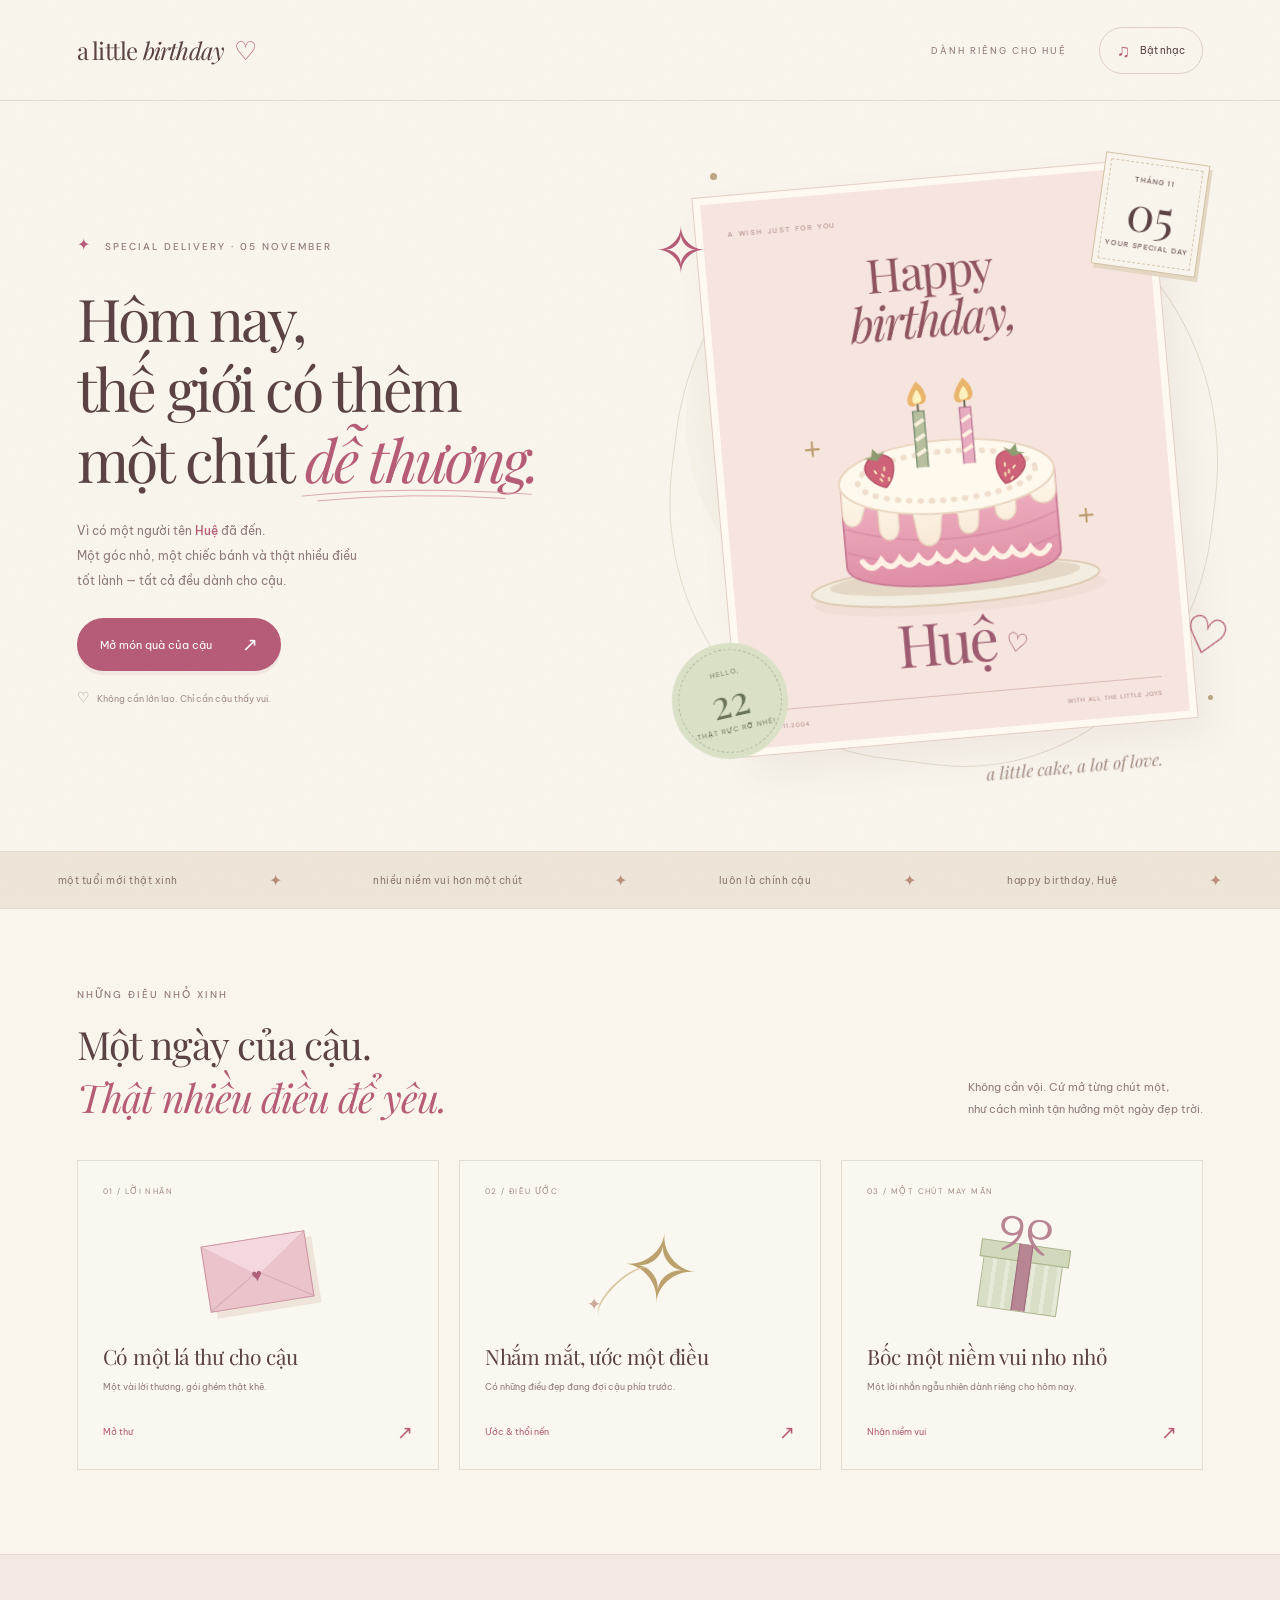
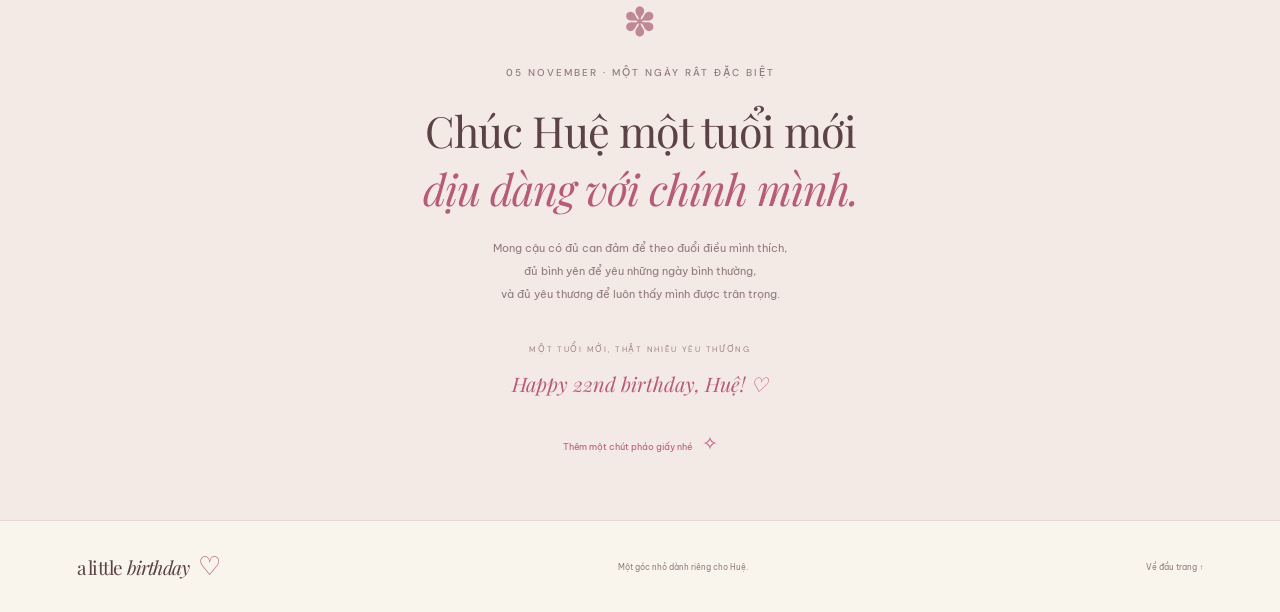
<file: index.html>
<!doctype html>
<html lang="vi">
<head>
  <meta charset="utf-8">
  <meta name="viewport" content="width=device-width, initial-scale=1">
  <meta name="theme-color" content="#f9f5ed">
  <meta name="description" content="Một chiếc sinh nhật thật xinh dành riêng cho Huệ. Mở quà, ước một điều và đón những niềm vui mới.">
  <title>Gửi Huệ, một ngày thật xinh ♡</title>
  <link rel="icon" href="data:image/svg+xml,%3Csvg xmlns='http://www.w3.org/2000/svg' viewBox='0 0 64 64'%3E%3Crect width='64' height='64' rx='16' fill='%23f9e4e8'/%3E%3Ctext x='32' y='47' font-size='48' text-anchor='middle' fill='%23ae526b'%3E♡%3C/text%3E%3C/svg%3E">
  <link rel="stylesheet" href="styles.css">
  <script src="script.js" defer></script>
</head>
<body>
  <canvas id="confetti" aria-hidden="true"></canvas>
  <div class="paper-grain" aria-hidden="true"></div>
  <header class="site-header">
    <a class="wordmark" href="#home">a little <span>birthday</span> <i>♡</i></a>
    <div class="header-right"><span class="made-for">DÀNH RIÊNG CHO HUỆ</span><button id="sound-toggle" class="sound-toggle" aria-pressed="false" aria-label="Bật nhạc nhẹ"><span aria-hidden="true">♫</span><span id="sound-label">Bật nhạc</span></button></div>
  </header>

  <main id="home">
    <section class="hero" aria-labelledby="hero-title">
      <div class="hero-copy">
        <div class="eyebrow"><span class="tiny-star">✦</span> SPECIAL DELIVERY · 05 NOVEMBER</div>
        <h1 id="hero-title">Hôm nay,<br>thế giới có thêm<br>một chút <span class="pretty">dễ thương.<svg viewBox="0 0 400 25" aria-hidden="true"><path d="M4 16 Q175 -2 390 13 M30 24 Q190 9 345 20"/></svg></span></h1>
        <p class="hero-description">Vì có một người tên <strong>Huệ</strong> đã đến.<br>Một góc nhỏ, một chiếc bánh và thật nhiều điều<br class="desktop-break"> tốt lành — tất cả đều dành cho cậu.</p>
        <button id="open-gift" class="button primary">Mở món quà của cậu <span aria-hidden="true">↗</span></button>
        <div class="tiny-note"><span aria-hidden="true">♡</span> Không cần lớn lao. Chỉ cần cậu thấy vui.</div>
      </div>

      <div class="hero-art" aria-label="Thiệp sinh nhật minh họa bánh kem dâu và những ngôi sao">
        <div class="art-dot dot-one" aria-hidden="true"></div><div class="art-dot dot-two" aria-hidden="true"></div>
        <span class="floating-doodle doodle-star" aria-hidden="true">✧</span><span class="floating-doodle doodle-heart" aria-hidden="true">♡</span>
        <div class="date-badge"><span>THÁNG 11</span><strong>05</strong><span>YOUR SPECIAL DAY</span></div>
        <div class="birthday-card">
          <div class="card-topline"><span>A WISH JUST FOR YOU</span><span aria-hidden="true">✦</span></div>
          <div class="card-heading">Happy<br><em>birthday,</em></div>
          <svg class="cake-illustration" viewBox="0 0 420 310" role="img" aria-labelledby="cake-title">
            <title id="cake-title">Chiếc bánh kem hồng với dâu tây và hai ngọn nến</title>
            <defs><linearGradient id="cake-pink" x2="0" y2="1"><stop stop-color="#f1b5c4"/><stop offset="1" stop-color="#df8da4"/></linearGradient><linearGradient id="icing" x2="0" y2="1"><stop stop-color="#fff9ed"/><stop offset="1" stop-color="#f9e9d7"/></linearGradient></defs>
            <ellipse cx="214" cy="275" rx="157" ry="20" fill="#d8bca6" opacity=".15"/>
            <ellipse cx="210" cy="263" rx="154" ry="22" fill="#f4eee2" stroke="#ddcbb5" stroke-width="2"/>
            <ellipse cx="210" cy="258" rx="134" ry="15" fill="#e5d8c7"/>
            <path d="M96 150v87c0 37 229 37 229 0v-87z" fill="url(#cake-pink)" stroke="#cc7c96" stroke-width="2"/>
            <path d="M98 196c68 26 157 26 225 0M98 221c68 26 157 26 225 0" fill="none" stroke="#c57690" stroke-width="2" opacity=".38"/>
            <path d="M96 150v31c0 15 17 18 21 2l3-8c2-7 14-4 14 4v18c0 19 21 19 21 0v-12c0-9 15-9 16 1l3 22c3 18 23 17 25-2l2-14c2-11 18-8 18 1v5c0 18 20 17 21 2l2-18c1-10 16-9 17 0v6c0 16 21 17 22 0l1-16c2-8 14-8 15 1 3 17 27 17 28-1v-22z" fill="url(#icing)" stroke="#ead6c1" stroke-width="1.5"/>
            <ellipse cx="210" cy="149" rx="115" ry="39" fill="#fff9ee" stroke="#ead6c1" stroke-width="2"/>
            <ellipse cx="210" cy="148" rx="95" ry="26" fill="none" stroke="#f0dfce" stroke-dasharray="1 11" stroke-width="6" stroke-linecap="round"/>
            <g class="candle"><path d="M180 137V77h12v60" fill="#b8c0a0" stroke="#7d9273" stroke-width="1.5"/><path d="m181 92 10-6m-10 22 10-6m-10 22 10-6" stroke="#f8f0de" stroke-width="4"/><path d="M186 77v-8" stroke="#6b634f" stroke-width="2"/><path class="flame" d="M186 45c-19 23-8 31 0 24 10 4 15-10 0-24" fill="#eab56c"/><path class="flame flame-inner" d="M186 54c-9 12-4 17 0 14 5 1 7-5 0-14" fill="#fff2c0"/></g>
            <g class="candle"><path d="M230 137V77h12v60" fill="#e9adc1" stroke="#bc7d98" stroke-width="1.5"/><path d="m231 92 10-6m-10 22 10-6m-10 22 10-6" stroke="#fff1e1" stroke-width="4"/><path d="M236 77v-8" stroke="#6b634f" stroke-width="2"/><path class="flame flame-two" d="M236 45c-19 23-8 31 0 24 10 4 15-10 0-24" fill="#eab56c"/><path class="flame flame-inner flame-two" d="M236 54c-9 12-4 17 0 14 5 1 7-5 0-14" fill="#fff2c0"/></g>
            <g transform="translate(139 132) rotate(-16)"><path d="M-13-6c-7 8 2 24 13 30C11 18 20 2 13-6 7-14-7-14-13-6" fill="#ce6278" stroke="#b65167" stroke-width="1.5"/><path d="m0-6-12-7 8 1 4-8 4 8 8-1z" fill="#8d9c70"/><path d="m-6 3 1 3m10-3-1 3m-4 3 1 3m-4 1 1 3m8-1-1 3" stroke="#f9e5bb" stroke-width="2" stroke-linecap="round"/></g>
            <g transform="translate(280 139) rotate(19)"><path d="M-13-6c-7 8 2 24 13 30C11 18 20 2 13-6 7-14-7-14-13-6" fill="#ce6278" stroke="#b65167" stroke-width="1.5"/><path d="m0-6-12-7 8 1 4-8 4 8 8-1z" fill="#8d9c70"/><path d="m-6 3 1 3m10-3-1 3m-4 3 1 3m-4 1 1 3m8-1-1 3" stroke="#f9e5bb" stroke-width="2" stroke-linecap="round"/></g>
            <path d="M113 232q10 15 20 0 10 15 20 0 10 15 20 0 10 15 20 0 10 15 20 0 10 15 20 0 10 15 20 0 10 15 20 0 10 15 20 0 10 15 20 0" fill="none" stroke="#fff1e5" stroke-width="6" stroke-linecap="round"/>
            <path d="M70 100v15m-7-7h14m278 88v14m-7-7h14" stroke="#b79765" stroke-width="2" stroke-linecap="round"/>
          </svg>
          <div class="card-name">Huệ<span>♡</span></div>
          <div class="card-bottomline"><span>05.11.2004</span><span>WITH ALL THE LITTLE JOYS</span></div>
        </div>
        <div class="age-sticker"><span>HELLO,</span><strong>22</strong><span>THẬT RỰC RỠ NHÉ!</span></div>
        <div class="art-caption">a little cake, a lot of love.</div>
      </div>
    </section>

    <div class="ribbon" aria-hidden="true"><div>một tuổi mới thật xinh <span>✦</span> nhiều niềm vui hơn một chút <span>✦</span> luôn là chính cậu <span>✦</span> happy birthday, Huệ <span>✦</span></div></div>

    <section class="birthday-moments" aria-labelledby="moments-title">
      <div class="section-intro"><div><div class="eyebrow">NHỮNG ĐIỀU NHỎ XINH</div><h2 id="moments-title">Một ngày của cậu.<br><em>Thật nhiều điều để yêu.</em></h2></div><p>Không cần vội. Cứ mở từng chút một,<br>như cách mình tận hưởng một ngày đẹp trời.</p></div>
      <div class="moment-grid">
        <button class="moment letter-moment" id="open-letter"><span class="moment-number">01 / LỜI NHẮN</span><span class="envelope" aria-hidden="true"><span class="envelope-flap"></span><span class="envelope-heart">♥</span></span><span class="moment-title">Có một lá thư cho cậu</span><span class="moment-description">Một vài lời thương, gói ghém thật khẽ.</span><span class="moment-link">Mở thư <span>↗</span></span></button>
        <button class="moment wish-moment" id="open-wish"><span class="moment-number">02 / ĐIỀU ƯỚC</span><span class="wish-illustration" aria-hidden="true"><span class="wish-star">✧</span><span class="wish-tail"></span><i>✦</i></span><span class="moment-title">Nhắm mắt, ước một điều</span><span class="moment-description">Có những điều đẹp đang đợi cậu phía trước.</span><span class="moment-link">Ước & thổi nến <span>↗</span></span></button>
        <button class="moment gift-moment" id="open-lucky"><span class="moment-number">03 / MỘT CHÚT MAY MẮN</span><span class="small-gift" aria-hidden="true"><span class="gift-bow">୨୧</span><span class="gift-box"></span></span><span class="moment-title">Bốc một niềm vui nho nhỏ</span><span class="moment-description">Một lời nhắn ngẫu nhiên dành riêng cho hôm nay.</span><span class="moment-link">Nhận niềm vui <span>↗</span></span></button>
      </div>
    </section>

    <section class="closing" aria-labelledby="closing-title"><div class="closing-flower" aria-hidden="true">✽</div><div class="eyebrow">05 NOVEMBER · MỘT NGÀY RẤT ĐẶC BIỆT</div><h2 id="closing-title">Chúc Huệ một tuổi mới<br><em>dịu dàng với chính mình.</em></h2><p>Mong cậu có đủ can đảm để theo đuổi điều mình thích,<br>đủ bình yên để yêu những ngày bình thường,<br>và đủ yêu thương để luôn thấy mình được trân trọng.</p><div class="countdown" id="countdown" aria-label="Thời gian đến sinh nhật"><span class="countdown-label">ĐẾM NGƯỢC ĐẾN NGÀY CỦA CẬU</span><div class="countdown-numbers" id="countdown-numbers"></div></div><button id="celebrate-again" class="text-button">Thêm một chút pháo giấy nhé <span>✧</span></button></section>
  </main>
  <footer><a class="wordmark" href="#home">a little <span>birthday</span> <i>♡</i></a><span>Một góc nhỏ dành riêng cho Huệ.</span><a href="#home" class="back-top">Về đầu trang ↑</a></footer>

  <dialog id="birthday-dialog" aria-labelledby="dialog-title"><button class="close-dialog" aria-label="Đóng cửa sổ">×</button><div id="dialog-content"></div></dialog>
  <div class="toast" id="toast" role="status"></div>
</body>
</html>
</file>
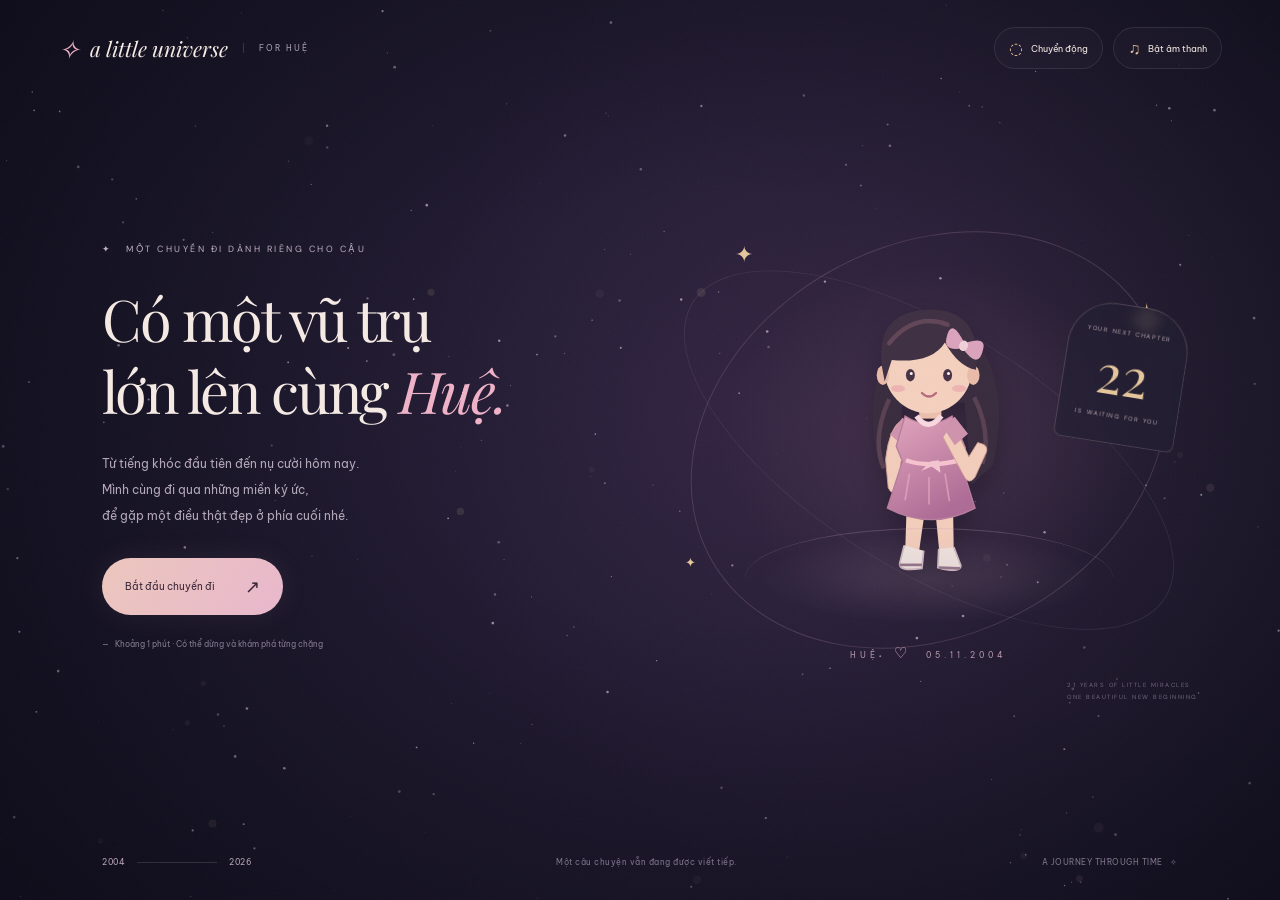
<file: v2/index.html>
<!doctype html>
<html lang="vi"><head><meta charset="utf-8"><meta name="viewport" content="width=device-width,initial-scale=1,viewport-fit=cover"><meta name="theme-color" content="#141221"><meta name="description" content="Một chuyến đi xuyên những miền ký ức, đến cánh cửa tuổi mới của Huệ."><title>Huệ · Chuyến đi đến tuổi mới</title><link rel="stylesheet" href="styles.css?v=2.3"><script src="script.js?v=2.3" defer></script></head>
<body data-scene="intro">
<canvas id="universe" aria-hidden="true"></canvas><div class="vignette" aria-hidden="true"></div><div class="film-grain" aria-hidden="true"></div>
<header class="topbar"><a class="brand" href="#" id="home-link" aria-label="Trở về đầu hành trình"><span>✧</span> a little universe <small>FOR HUỆ</small></a><div class="top-actions"><button class="icon-button" id="motion-toggle" aria-pressed="false" aria-label="Giảm chuyển động"><span>◌</span><span class="control-label">Chuyển động</span></button><button class="icon-button" id="sound-toggle" aria-pressed="false"><span>♫</span><span id="sound-label">Bật âm thanh</span></button></div></header>
<main>
<section class="scene intro-scene" id="intro-scene" aria-labelledby="intro-heading"><div class="intro-layout"><div class="intro-copy"><div class="eyebrow">✦ &nbsp; MỘT CHUYẾN ĐI DÀNH RIÊNG CHO CẬU</div><h1 id="intro-heading">Có một vũ trụ<br>lớn lên cùng <em>Huệ.</em></h1><p>Từ tiếng khóc đầu tiên đến nụ cười hôm nay.<br>Mình cùng đi qua những miền ký ức,<br>để gặp một điều thật đẹp ở phía cuối nhé.</p><button id="start" class="button warm">Bắt đầu chuyến đi <span>↗</span></button><div class="intro-note">— &nbsp; Khoảng 1 phút · Có thể dừng và khám phá từng chặng</div></div><div class="intro-world" aria-hidden="true"><div class="orbit orbit-one"></div><div class="orbit orbit-two"></div><span class="world-star star-one">✦</span><span class="world-star star-two">✧</span><span class="world-star star-three">✦</span><div class="planet-glow"></div><div class="avatar intro-avatar" data-avatar></div><div class="planet-floor"></div><div class="name-orbit">HUỆ <span>♡</span> 05.11.2004</div><div class="floating-ticket"><span>YOUR NEXT CHAPTER</span><strong>22</strong><small>IS WAITING FOR YOU</small></div><div class="world-coordinate">21 YEARS OF LITTLE MIRACLES<br>ONE BEAUTIFUL NEW BEGINNING</div></div></div><div class="intro-footer"><span>2004 <i class="year-rule"></i> 2026</span><span>Một câu chuyện vẫn đang được viết tiếp.</span><span>A JOURNEY THROUGH TIME &nbsp; ✧</span></div></section>
<section class="scene journey-scene" id="journey-scene" hidden aria-labelledby="chapter-heading"><div class="journey-top"><div class="eyebrow">ĐƯỜNG HẦM KÝ ỨC</div><div class="chapter-count"><span id="chapter-index">01</span> / 06</div></div><div class="year-watermark" id="chapter-year" aria-hidden="true">2004</div><div class="journey-route" aria-label="Hành trình từ lối vào đến cuối hầm"><span>LỐI VÀO · 2004</span><i></i><strong id="journey-distance">0%</strong><i></i><span>CUỐI HẦM · 2026</span></div><div class="traveler" aria-hidden="true"><div class="avatar travel-avatar" data-avatar></div><div class="traveler-shadow"></div><div class="travel-trail"></div></div><div class="memory-caption" id="memory-caption"><div class="chapter-tag" id="chapter-tag"></div><h2 id="chapter-heading"></h2><p id="chapter-copy"></p><div class="memory-footnote">Những khung cảnh tượng trưng cho hành trình lớn lên.</div></div><div class="journey-bottom"><button id="pause" class="round-button" aria-pressed="false" aria-label="Tạm dừng hành trình">Ⅱ</button><div class="timeline"><div class="timeline-rail"><div id="timeline-fill"></div></div><div class="timeline-stops" id="timeline-stops"></div></div><button id="next-chapter" class="next-button">Chặng tiếp <span>→</span></button></div><button class="skip-button" id="skip-journey">Đến cánh cửa tuổi mới ↗</button></section>
<section class="scene door-scene" id="door-scene" hidden aria-labelledby="door-heading"><div class="door-copy"><div class="eyebrow">ĐÃ ĐẾN HIỆN TẠI · NGƯỠNG CỬA TUỔI 22</div><h2 id="door-heading">Mọi ngày đã qua,<br>đưa cậu đến <em>nơi này.</em></h2><p>Phía sau là những điều đã làm nên Huệ.<br>Phía trước… là một tuổi mới đang chờ.</p></div><div class="door-stage" aria-hidden="true"><div class="door-radiance"></div><div class="door-frame"><div class="door-light">✦</div><div class="door-leaf left-leaf"><div class="door-panel"></div><i></i></div><div class="door-leaf right-leaf"><div class="door-panel"></div><i></i></div><div class="door-arch-label">CHAPTER 22</div></div><div class="door-steps"></div><div class="avatar door-avatar" data-avatar></div><div class="door-date">05 · 11 · 2026</div></div><button id="open-door" class="button warm door-action">Mở cánh cửa tuổi mới <span>✧</span></button><span class="door-whisper">Một bước nhỏ. Một khởi đầu rất đẹp.</span></section>
<section class="scene party-scene" id="party-scene" hidden aria-labelledby="party-heading"><div class="fairy-lights" aria-hidden="true"></div><div class="party-copy"><div class="eyebrow">WELCOME TO YOUR NEW CHAPTER</div><h2 id="party-heading">Huệ ơi,<br><em>ước một điều nhé.</em></h2><p>Giữ điều ước trong lòng. Giữ nút bên dưới để thổi nến.<br>Những điều đẹp nhất vẫn còn ở phía trước.</p></div><div class="cake-stage"><div class="cake-aura" aria-hidden="true"></div><div id="cake-art"></div><div class="cake-table" aria-hidden="true"></div><span class="cake-age">TWENTY TWO &nbsp; ✦</span></div><div class="blow-controls"><div class="blow-row"><button id="wish-launch" class="wish-launch">Viết điều ước <span>✧</span></button><button id="blow" class="blow-button" aria-label="Giữ để thổi nến, khoảng 3 giây"><span class="hold-fill" id="hold-fill"></span><span class="blow-icon" aria-hidden="true">≋</span><span id="blow-label">Giữ để thổi nến</span><span class="hold-time" id="hold-time">3 giây</span></button></div><div class="hold-progress" role="progressbar" aria-label="Mức thổi tắt nến" aria-valuemin="0" aria-valuemax="100" aria-valuenow="0"><span id="hold-track"></span></div><p class="hold-tip" id="hold-tip">Giữ bằng chuột, chạm và giữ, hoặc giữ phím Space.</p></div></section>
<section class="scene finale-scene" id="finale-scene" hidden aria-labelledby="finale-heading"><div class="spotlight spotlight-left" aria-hidden="true"></div><div class="spotlight spotlight-right" aria-hidden="true"></div><div class="finale-lights" aria-hidden="true"></div><div class="finale-content"><div class="eyebrow">05 NOVEMBER 2026 &nbsp; ✦ &nbsp; THE WORLD IS LUCKIER WITH YOU</div><div class="finale-kicker">Happy 22nd birthday,</div><h2 id="finale-heading">Huệ<span>♡</span></h2><div class="finale-rule"><span></span>✧<span></span></div><p>Mong tuổi mới của cậu rực rỡ như những vì sao,<br>dịu dàng như một cái ôm, và hạnh phúc theo cách riêng của cậu.</p><div class="finale-wish" id="finale-wish" hidden><span>ĐIỀU ƯỚC CỦA HUỆ</span><p id="finale-wish-text"></p></div><div class="finale-signature">Cứ là Huệ thôi. Đã là một điều rất đẹp rồi.</div><div class="finale-actions"><button id="read-letter" class="button glass">Một lời nhắn nữa cho cậu <span>♡</span></button><button id="more-fireworks" class="icon-button">Thêm pháo hoa <span>✧</span></button></div></div><button id="replay" class="replay-button">↺ &nbsp; Đi lại hành trình</button><div class="finale-date">2004 — 2026 · AND SO MANY BEAUTIFUL DAYS AHEAD</div></section>
</main><div id="scene-announcement" class="sr-only" aria-live="polite"></div>
<dialog id="letter-dialog" aria-labelledby="letter-heading"><button id="close-letter" class="close-dialog" aria-label="Đóng lá thư">×</button><div class="eyebrow">GỬI CÔ GÁI THÁNG MƯỜI MỘT</div><span class="letter-star">✧</span><h2 id="letter-heading">Huệ à,</h2><p>22 năm trước, cậu bắt đầu câu chuyện của mình bằng một tiếng khóc. Hôm nay, mong cậu bước vào chương mới bằng một nụ cười.</p><p>Chúc cậu có những ngày thật vui, những người thật lòng và những giấc mơ đủ lớn để háo hức. Mong những cố gắng âm thầm sẽ nở hoa, những bận lòng sẽ nhẹ đi, và cậu luôn tìm thấy một nơi để yên tâm là chính mình.</p><p>Không cần lớn lên giống bất kỳ ai. Cứ đi theo nhịp của cậu, thương mình nhiều thêm một chút, và đừng quên rằng những ngày bình thường cũng có thể rất đẹp.</p><p class="letter-end">Chúc mừng sinh nhật Huệ.<br>Một tuổi mới, thật nhiều yêu thương. ♡</p><button id="letter-done" class="button warm">Mang theo những điều đẹp <span>✦</span></button></dialog>
<dialog id="wish-dialog" aria-labelledby="wish-heading"><button id="close-wish" class="close-dialog" aria-label="Đóng điều ước">×</button><div class="eyebrow">TRƯỚC KHI NGỌN NẾN TẮT</div><span class="letter-star" aria-hidden="true">✧</span><h2 id="wish-heading">Gửi một điều ước<br>lên vì sao.</h2><p>Một điều nhỏ thôi, nhưng thật lòng. Cậu muốn tuổi mới mang đến điều gì?</p><form id="wish-form"><label for="wish-input" class="wish-label">Điều ước của Huệ</label><textarea id="wish-input" maxlength="180" rows="3" placeholder="Tuổi mới, mình mong…"></textarea><div class="wish-suggestions" aria-label="Gợi ý điều ước"><button type="button" data-wish="peace">Bình yên ♡</button><button type="button" data-wish="courage">Dũng cảm ✦</button><button type="button" data-wish="joy">Hạnh phúc ✧</button></div><p class="wish-privacy">Điều ước chỉ ở trong phiên xem này, không gửi đi hay lưu lên máy chủ.</p><button type="submit" class="button warm">Giữ điều ước này <span>♡</span></button></form></dialog><div id="wish-status" class="wish-toast" role="status"></div>
<noscript><div class="no-script">Chúc mừng sinh nhật Huệ! ♡<br>Hãy bật JavaScript để mở hành trình và thổi nến.</div></noscript>
</body></html>
</file>
<file: styles.css>
@import url('https://fonts.googleapis.com/css2?family=Be+Vietnam+Pro:wght@400;500;600;700&family=DM+Sans:wght@400;500;600;700&family=Playfair+Display:ital,wght@0,400;0,500;0,600;1,400;1,500&display=swap');

:root{--paper:#f9f5ed;--ink:#5b4244;--muted:#917b7c;--rose:#b65c77;--pink:#f3d8de;--line:#e4dcd1;--serif:'Playfair Display',Georgia,serif;--sans:'Be Vietnam Pro',Arial,sans-serif}
*{box-sizing:border-box}html{scroll-behavior:smooth;scroll-padding-top:24px}body{margin:0;background:var(--paper);color:var(--ink);font-family:var(--sans);-webkit-font-smoothing:antialiased}body.modal-open{overflow:hidden}button,a{-webkit-tap-highlight-color:transparent}button{font:inherit;color:inherit;cursor:pointer}a{color:inherit;text-decoration:none}button:focus-visible,a:focus-visible{outline:3px solid var(--rose);outline-offset:6px}button{touch-action:manipulation}.paper-grain{position:fixed;inset:0;pointer-events:none;z-index:4;opacity:.035;background-image:url("data:image/svg+xml,%3Csvg xmlns='http://www.w3.org/2000/svg' width='120' height='120'%3E%3Cfilter id='n'%3E%3CfeTurbulence baseFrequency='.75' numOctaves='3' stitchTiles='stitch'/%3E%3C/filter%3E%3Crect width='100%25' height='100%25' opacity='.7' filter='url(%23n)'/%3E%3C/svg%3E")}.site-header{max-width:1400px;margin:auto;height:101px;padding:0 6%;display:flex;align-items:center;justify-content:space-between;border-bottom:1px solid var(--line)}.wordmark{font-family:var(--serif);font-size:24px;letter-spacing:-.8px;white-space:nowrap}.wordmark span{font-style:italic}.wordmark i{font-family:Georgia;font-style:normal;font-size:26px;color:var(--rose);margin-left:5px}.header-right{display:flex;align-items:center;gap:32px}.made-for{font-size:9px;letter-spacing:2px;color:var(--muted)}.sound-toggle{display:flex;align-items:center;gap:10px;border:1px solid #decec8;border-radius:30px;background:transparent;padding:11px 17px;font-size:10px}.sound-toggle>span:first-child{font-size:18px;color:var(--rose)}.sound-toggle[aria-pressed=true]{background:#f1e2df}.hero{max-width:1400px;margin:auto;padding:69px 6% 83px;display:grid;grid-template-columns:1.07fr 1fr;align-items:center;gap:55px;min-height:720px}.eyebrow{font-family:'DM Sans',var(--sans);font-size:10px;letter-spacing:2px;font-weight:500;color:var(--muted);line-height:1.6}.tiny-star{color:var(--rose);font-size:16px;margin-right:8px}.hero h1{font-family:var(--serif);font-weight:400;font-size:clamp(43px,4.6vw,68px);line-height:1.2;letter-spacing:-2.7px;margin:25px 0 23px}.pretty{font-style:italic;color:var(--rose);position:relative;display:inline-block;white-space:nowrap}.pretty svg{position:absolute;bottom:-10px;left:-5px;width:102%;height:22px;fill:none;stroke:#d8a0ab;stroke-width:1.5;stroke-linecap:round}.hero-description{font-size:12px;line-height:2.1;color:var(--muted);margin:0 0 25px}.hero-description strong{color:var(--rose);font-weight:500}.button{border:0;border-radius:40px;padding:17px 23px;font-size:11px;display:inline-flex;gap:30px;align-items:center;justify-content:center;transition:transform .2s,background .2s}.primary{background:var(--rose);color:white;box-shadow:0 4px 0 #a44f6815}.primary:hover{background:#a64d67;transform:translateY(-2px)}.button>span{font-size:19px;line-height:1}.tiny-note{font-size:9px;color:#a08e88;margin-top:17px}.tiny-note>span{font-size:14px;margin-right:5px}.hero-art{position:relative;padding:8px 30px 30px;isolation:isolate}.hero-art:before{content:'';position:absolute;inset:10px -13px 4px;border:1px solid #e3dbcc;border-radius:49% 49% 45% 45%;transform:rotate(7deg);z-index:-2}.hero-art:after{content:'';position:absolute;width:420px;height:420px;max-width:100%;top:40px;left:0;background:#eee7d755;border-radius:50%;z-index:-3}.birthday-card{position:relative;background:#f7e5df;border:7px solid #fffaf1;outline:1px solid #e3cec3;padding:20px 25px 16px;transform:rotate(-5deg);box-shadow:12px 18px 35px #70504312;animation:card-arrive 1s ease-out both}.card-topline,.card-bottomline{display:flex;justify-content:space-between;align-items:center;font-family:'DM Sans',sans-serif;font-size:7px;letter-spacing:1.8px;color:#a37e76}.card-topline>span:last-child{font-size:17px;color:#b98b69}.card-heading{font-family:var(--serif);text-align:center;font-size:47px;line-height:1.02;letter-spacing:-2px;margin-top:18px;color:#8f5460}.card-heading em{font-weight:400}.cake-illustration{width:100%;display:block;margin-top:-4px;overflow:visible}.card-name{text-align:center;font-family:var(--serif);font-size:59px;line-height:1;color:#9e5b70;letter-spacing:-3px;margin-top:-17px;margin-bottom:25px}.card-name>span{display:inline-block;font-family:Georgia;font-size:26px;transform:rotate(15deg);margin-left:9px;vertical-align:middle}.card-bottomline{border-top:1px solid #d9bdb4;padding-top:12px;font-size:6px;letter-spacing:1px}.date-badge{position:absolute;top:-12px;right:0;z-index:2;width:105px;height:113px;display:flex;flex-direction:column;align-items:center;justify-content:center;background:#f9f5ed;border:1px solid #d4c2a5;transform:rotate(8deg);box-shadow:3px 4px 0 #e4d8c4}.date-badge:before{content:'';position:absolute;inset:5px;border:1px dashed #d6c7af}.date-badge span{font-size:7px;letter-spacing:1px}.date-badge strong{font-family:var(--serif);font-size:47px;line-height:1.2;font-weight:400}.age-sticker{position:absolute;bottom:15px;left:-8px;width:104px;height:104px;border-radius:50%;background:#dae1c7;color:#687557;display:flex;flex-direction:column;align-items:center;justify-content:center;transform:rotate(-13deg);border:1px dashed #a1ad8a;outline:6px solid #dae1c7;z-index:2}.age-sticker span{font-family:'DM Sans',sans-serif;font-size:7px;letter-spacing:1px}.age-sticker strong{font-family:var(--serif);font-weight:400;font-size:40px;line-height:1.2}.art-caption{font-family:var(--serif);font-size:17px;font-style:italic;position:absolute;bottom:-9px;right:40px;transform:rotate(-5deg);color:#a08b7f}.floating-doodle{position:absolute;z-index:2;color:var(--rose);animation:float 5s ease-in-out infinite}.doodle-star{left:-32px;top:44px;font-size:64px;font-family:Georgia}.doodle-heart{right:-26px;bottom:100px;font-size:51px;transform:rotate(15deg);animation-delay:-2s}.art-dot{width:7px;height:7px;border-radius:50%;position:absolute;background:#bba782}.dot-one{top:3px;left:24px}.dot-two{bottom:68px;right:-10px;width:5px;height:5px}.flame{transform-box:fill-box;transform-origin:50% 100%;animation:flicker 1.1s ease-in-out infinite alternate}.flame-two{animation-delay:-.45s}.candles-out .flame{opacity:0;animation:none}.ribbon{background:#eee5d9;border-top:1px solid #e5dbcc;border-bottom:1px solid #e5dbcc;overflow:hidden}.ribbon>div{max-width:1350px;margin:auto;min-height:56px;display:flex;align-items:center;justify-content:space-around;gap:24px;padding:15px 24px;font-size:10px;letter-spacing:.5px;white-space:nowrap;color:#8d786d}.ribbon span{color:#ba8f7b;font-size:16px}.birthday-moments{max-width:1400px;margin:auto;padding:78px 6% 84px}.section-intro{display:flex;justify-content:space-between;align-items:end;gap:30px;margin-bottom:36px}h2{font-family:var(--serif);font-weight:400;font-size:39px;line-height:1.35;letter-spacing:-1px;margin:15px 0 0}h2 em{color:var(--rose);font-weight:400}.section-intro p{font-size:11px;line-height:2;color:var(--muted);margin-bottom:4px}.moment-grid{display:grid;grid-template-columns:repeat(3,1fr);gap:20px}.moment{border:1px solid var(--line);background:#faf7f1;text-align:left;padding:25px;display:flex;flex-direction:column;align-items:start;min-height:310px;position:relative;transition:transform .25s,box-shadow .25s,border-color .25s;overflow:hidden}.moment:hover{transform:translateY(-5px);box-shadow:0 12px 25px #7a5e4c0a;border-color:#cfb7b2}.moment-number{font-family:'DM Sans',var(--sans);font-size:8px;letter-spacing:1.4px;color:#a08b81}.moment-title{font-family:var(--serif);font-size:21px;letter-spacing:-.3px;margin-top:auto}.moment-description{font-size:9px;line-height:1.8;color:var(--muted);margin-top:9px}.moment-link{font-size:9px;margin-top:24px;display:flex;justify-content:space-between;align-items:center;width:100%;color:var(--rose)}.moment-link>span{font-size:19px}.envelope{display:block;position:relative;width:105px;height:67px;background:#eac3cb;border:1px solid #cb939f;margin:42px auto 32px;transform:rotate(-9deg);box-shadow:6px 7px 0 #eee4da;transition:transform .3s}.envelope:after{content:'';position:absolute;inset:0;background:linear-gradient(32deg,transparent 49%,#c996a3 50%,transparent 51%),linear-gradient(-32deg,transparent 49%,#c996a3 50%,transparent 51%);opacity:.5}.envelope-flap{position:absolute;left:0;top:0;width:100%;height:55%;clip-path:polygon(0 0,100% 0,50% 100%);background:#f4d8de;z-index:1}.envelope-heart{position:absolute;left:45px;top:24px;color:#ae6178;font-size:18px;z-index:2}.moment:hover .envelope{transform:rotate(-3deg) translateY(-5px)}.wish-illustration{position:relative;height:104px;width:120px;display:block;align-self:center;margin:25px auto 12px}.wish-star{position:absolute;top:0;right:0;font-size:94px;color:#bba16b;line-height:1;transform:rotate(7deg)}.wish-tail{position:absolute;left:10px;top:58px;width:70px;height:28px;border-top:2px solid #d8c8a0;border-radius:50%;transform:rotate(-43deg)}.wish-illustration i{position:absolute;left:7px;bottom:10px;font-size:17px;color:#cba898;font-style:normal}.small-gift{width:80px;height:83px;position:relative;display:block;margin:33px auto 24px;transform:rotate(8deg)}.gift-box{position:absolute;bottom:0;left:0;width:80px;height:62px;background:repeating-linear-gradient(90deg,#d9dfc7 0 9px,#e7e9d8 9px 13px);border:1px solid #aab58d}.gift-box:before{content:'';position:absolute;left:-5px;top:-7px;width:88px;height:16px;background:#d1d8bc;border:1px solid #aab58d}.gift-box:after{content:'';position:absolute;top:-7px;bottom:0;left:33px;width:12px;background:#b88593;border-inline:1px solid #9f6c7d}.gift-bow{font-family:Georgia;position:absolute;left:10px;top:-23px;font-size:56px;color:#b88593;line-height:1;z-index:1}.closing{text-align:center;background:#f3e9e5;border-top:1px solid #e7d9d2;border-bottom:1px solid #e7d9d2;padding:47px 24px 53px;position:relative}.closing-flower{font-size:40px;color:#be8994;line-height:1;margin-bottom:23px}.closing h2{font-size:43px;margin:20px 0}.closing p{font-size:11px;line-height:2.1;color:var(--muted)}.countdown{margin-top:30px}.countdown-label{font-family:'DM Sans',var(--sans);font-size:8px;letter-spacing:1.7px;color:#a18482}.countdown-numbers{display:flex;justify-content:center;gap:26px;margin:14px 0 0}.countdown-unit{display:flex;flex-direction:column;min-width:40px}.countdown-unit strong{font-family:var(--serif);font-size:26px;font-weight:400;font-variant-numeric:tabular-nums}.countdown-unit span{font-size:8px;color:#a18482;margin-top:4px}.birthday-now{font-family:var(--serif);font-style:italic;font-size:20px;color:var(--rose)}.text-button{border:0;background:none;color:var(--rose);font-size:9px;padding:12px 4px;margin-top:22px}.text-button>span{font-size:19px;margin-left:8px}footer{max-width:1400px;margin:auto;padding:30px 6%;display:flex;align-items:center;justify-content:space-between;gap:25px}footer .wordmark{font-size:19px}footer>span,.back-top{font-size:8px;color:var(--muted)}
dialog{color:var(--ink);border:1px solid #e3c7c9;border-radius:8px;background:#fffaf3;width:min(530px,calc(100% - 32px));max-height:85dvh;padding:44px 38px 30px;box-shadow:0 30px 100px #50303933;overflow:auto;text-align:center}dialog::backdrop{background:#4c303557;backdrop-filter:blur(7px)}dialog[open]{animation:dialog-appear .3s ease-out}.close-dialog{position:absolute;right:12px;top:9px;width:34px;height:34px;font-size:26px;border:0;background:none;color:var(--muted);border-radius:50%}.close-dialog:hover{background:#f5e7e4}.dialog-eyebrow{font-size:9px;letter-spacing:2px;color:var(--muted)}.dialog-title{font-family:var(--serif);font-size:37px;font-weight:400;line-height:1.25;color:var(--rose);margin:17px 0}.dialog-copy{font-size:12px;line-height:2;color:var(--muted);margin:16px 0}.dialog-copy p{margin:0 0 14px}.dialog-icon{font-size:65px;color:#ba768c;line-height:1.2;display:block;margin:15px auto}.present-large{position:relative;width:120px;height:122px;margin:34px auto 36px;cursor:pointer;border:0;background:none;display:block}.present-large .small-gift{transform:scale(1.4) rotate(-5deg);margin:0 auto}.present-large:hover .small-gift{transform:scale(1.4) rotate(4deg)}.dialog-footnote{font-size:9px;line-height:1.8;color:#a58f8c;margin-top:18px}.wish-field{display:block;text-align:left;font-size:10px;color:var(--muted);margin:20px 0 8px}.wish-input{width:100%;border:1px solid #e5d2cd;border-radius:6px;resize:vertical;min-height:95px;padding:12px;background:#fffcf6;color:var(--ink);font:12px/1.8 var(--sans)}.wish-input:focus{outline:2px solid #d8a7b5;outline-offset:2px}.mini-cake{font-size:63px;margin:12px 0;display:block}.lucky-message{font-family:var(--serif);font-size:26px;line-height:1.6;color:var(--rose);margin:24px 0}.toast{position:fixed;bottom:22px;left:50%;transform:translate(-50%,20px);background:#6f5559;color:#fffaf3;border-radius:30px;font-size:11px;padding:13px 22px;max-width:calc(100% - 30px);width:max-content;text-align:center;opacity:0;pointer-events:none;transition:opacity .2s,transform .2s;z-index:20}.toast.visible{opacity:1;transform:translate(-50%,0)}#confetti{position:fixed;inset:0;width:100%;height:100%;z-index:10;pointer-events:none}body.modal-open #confetti{display:none}
@keyframes float{0%,100%{translate:0 0}50%{translate:0 -9px}}@keyframes flicker{from{transform:scaleX(.9) rotate(-4deg)}to{transform:scaleX(1.08) rotate(4deg)}}@keyframes card-arrive{from{opacity:0;translate:0 18px;rotate:3deg}to{opacity:1;translate:0 0;rotate:0deg}}@keyframes dialog-appear{from{opacity:0;transform:translateY(15px) scale(.97)}to{opacity:1;transform:translateY(0) scale(1)}}
@media(min-width:1500px){.hero{min-height:760px}.hero h1{font-size:70px}.hero-art{max-width:530px}}@media(max-width:1050px){.hero{gap:32px;padding-top:60px;padding-bottom:70px;min-height:620px}.hero h1{font-size:49px}.hero-art{padding:8px 15px 25px}.card-heading{font-size:39px}.birthday-card{padding:17px 18px}.card-name{font-size:48px}.date-badge{width:84px;height:96px;right:-6px}.date-badge strong{font-size:39px}.date-badge span{font-size:6px}.age-sticker{width:85px;height:85px;left:-8px;bottom:3px}.age-sticker strong{font-size:33px}.age-sticker span{font-size:6px}.art-caption{font-size:14px;bottom:-17px;right:16px}.moment{padding:20px}.moment-title{font-size:19px}.made-for{font-size:8px;letter-spacing:1px}.header-right{gap:18px}.hero-art:before{inset:10px -10px 4px}.doodle-star{left:-20px;font-size:45px}.doodle-heart{right:-19px;font-size:37px}.section-intro h2{font-size:34px}}
@media(max-width:700px){.site-header{height:80px;padding:0 6%}.wordmark{font-size:21px}.made-for{display:none}.sound-toggle{padding:8px 12px;font-size:9px;gap:7px}.hero{grid-template-columns:1fr;gap:45px;padding:42px 7% 67px;min-height:0}.hero-copy{text-align:center}.eyebrow{font-size:8px;letter-spacing:1.5px}.hero h1{font-size:clamp(40px,9.5vw,58px);letter-spacing:-1.8px;line-height:1.22;margin-top:21px}.hero-description{font-size:11px;line-height:2}.tiny-note{font-size:8px}.button{font-size:10px;padding:16px 21px}.hero-art{width:min(355px,92%);margin:0 auto;padding:8px 15px 20px}.birthday-card{padding:16px 21px}.card-heading{font-size:39px}.card-name{font-size:49px;margin-bottom:20px}.date-badge{top:-3px;right:-7px;width:79px;height:89px}.date-badge strong{font-size:35px}.date-badge span{font-size:5px}.card-bottomline{font-size:5px}.card-topline{font-size:6px}.age-sticker{width:78px;height:78px;left:-8px;bottom:2px}.age-sticker span{font-size:5px}.age-sticker strong{font-size:32px}.art-caption{font-size:13px;right:0;bottom:-18px}.doodle-star{left:-27px;top:15px}.doodle-heart{right:-22px;bottom:70px}.ribbon>div{min-height:48px;font-size:9px;justify-content:start;gap:23px;width:max-content}.birthday-moments{padding:50px 6%}.section-intro{display:block;text-align:center;margin-bottom:25px}.section-intro h2{font-size:32px}.section-intro p{font-size:10px;margin-top:18px}.moment-grid{grid-template-columns:1fr;gap:14px}.moment{min-height:188px;padding:22px;display:grid;grid-template-columns:105px 1fr;column-gap:18px;align-content:center}.moment-number{grid-column:2;font-size:7px}.moment-title{grid-column:2;font-size:20px;margin-top:13px}.moment-description{grid-column:2;font-size:8px;margin-top:6px}.moment-link{grid-column:2;margin-top:15px;font-size:9px}.envelope,.wish-illustration,.small-gift{grid-column:1;grid-row:1 / 5;align-self:center;margin:0 auto}.envelope{width:89px;height:58px}.envelope-heart{left:37px;top:20px;font-size:16px}.wish-illustration{width:100px;height:98px}.wish-star{font-size:80px}.wish-tail{left:0;width:62px}.small-gift{transform:scale(.9) rotate(8deg)}.closing{padding:38px 20px 35px}.closing h2{font-size:31px}.closing p{font-size:10px}.closing-flower{font-size:34px}.countdown-numbers{gap:23px}footer{padding:25px 6%;flex-wrap:wrap;justify-content:space-between;gap:18px}footer .wordmark{font-size:18px}footer>span{order:3;width:100%;text-align:center;font-size:8px}.back-top{font-size:8px}dialog{padding:42px 24px 26px}.dialog-title{font-size:31px}.dialog-copy{font-size:11px}.lucky-message{font-size:24px}}
@media(max-width:360px){.hero{padding-inline:5%}.hero h1{font-size:38px}.moment{grid-template-columns:80px 1fr;column-gap:12px;padding:18px}.envelope{width:73px;height:49px}.envelope-heart{left:29px;top:16px}.moment-title{font-size:18px}.wish-illustration{transform:scale(.8)}.small-gift{transform:scale(.8)}.closing h2{font-size:28px}}
@media(prefers-reduced-motion:reduce){html{scroll-behavior:auto}*,*:before,*:after{animation:none!important;transition:none!important}}
</file>
<file: v2/styles.css>
@import url('https://fonts.googleapis.com/css2?family=Be+Vietnam+Pro:wght@400;500;600&family=DM+Sans:wght@400;500&family=Playfair+Display:ital,wght@0,400;0,500;1,400;1,500&display=swap');
:root{--ink:#f5eae4;--muted:#aaa2b5;--pink:#efb2c8;--gold:#e6c69b;--serif:'Playfair Display',Georgia,serif;--sans:'Be Vietnam Pro',Arial,sans-serif;--flame-scale:1;--flame-opacity:1}*{box-sizing:border-box}html,body{margin:0;width:100%;height:100%;overflow:hidden;background:#141221;color:var(--ink);font-family:var(--sans)}button,a{-webkit-tap-highlight-color:transparent}button{font:inherit;color:inherit;cursor:pointer;touch-action:manipulation}a{color:inherit;text-decoration:none}button:focus-visible,a:focus-visible{outline:2px solid var(--pink);outline-offset:5px}[hidden]{display:none!important}#universe{position:fixed;inset:0;width:100%;height:100%;pointer-events:none}.vignette{position:fixed;inset:0;pointer-events:none;background:radial-gradient(ellipse at 55% 45%,transparent 30%,#09071370 100%);z-index:1}.film-grain{position:fixed;inset:0;pointer-events:none;z-index:8;opacity:.024;background-image:url("data:image/svg+xml,%3Csvg xmlns='http://www.w3.org/2000/svg' width='150' height='150'%3E%3Cfilter id='n'%3E%3CfeTurbulence type='fractalNoise' baseFrequency='.8' numOctaves='3' stitchTiles='stitch'/%3E%3C/filter%3E%3Crect width='100%25' height='100%25' filter='url(%23n)'/%3E%3C/svg%3E")}.topbar{position:fixed;z-index:20;top:0;left:0;width:100%;padding:27px 4.5%;display:flex;justify-content:space-between;align-items:center;gap:18px}.brand{display:flex;align-items:center;gap:10px;font:italic 21px var(--serif);white-space:nowrap}.brand>span{font-size:26px;color:var(--pink)}.brand small{font:8px var(--sans);letter-spacing:2px;color:var(--muted);border-left:1px solid #ffffff24;padding-left:15px;margin-left:5px}.top-actions{display:flex;gap:10px}.icon-button{background:#ffffff05;border:1px solid #ffffff18;border-radius:30px;display:inline-flex;align-items:center;justify-content:center;gap:8px;font-size:9px;padding:10px 14px;backdrop-filter:blur(8px)}.icon-button>span:first-child{font-size:16px;color:var(--gold)}.icon-button:hover,.icon-button[aria-pressed=true]{background:#ffffff13;border-color:#e8c5b955}.scene{position:fixed;inset:0;z-index:3;animation:scene-in 1s ease both}.eyebrow{font-family:'DM Sans',var(--sans);font-size:9px;letter-spacing:2.5px;line-height:1.8;color:#beb0c1}.intro-layout{max-width:1500px;height:100%;margin:auto;display:grid;grid-template-columns:1.1fr 1fr;align-items:center;padding:100px 8% 110px;gap:30px}.intro-copy{z-index:2}.intro-copy h1{font:400 clamp(42px,4.5vw,70px)/1.25 var(--serif);letter-spacing:-2px;margin:25px 0}.intro-copy h1 em{color:var(--pink);font-weight:400}.intro-copy p{font-size:12px;line-height:2.15;color:#b3a7b9;margin-bottom:29px}.button{border:0;border-radius:40px;padding:17px 23px;font-size:10px;display:inline-flex;align-items:center;justify-content:center;gap:30px;transition:transform .2s,box-shadow .2s,background .2s}.button>span{font-size:18px}.warm{color:#382536;background:linear-gradient(120deg,#edc7be,#e9b8cd);box-shadow:0 0 30px #efb2c814}.warm:hover{transform:translateY(-3px);box-shadow:0 6px 40px #efb2c830}.intro-note{font-size:8px;color:#857b94;margin-top:24px}.intro-world{height:470px;position:relative;isolation:isolate}.planet-glow{position:absolute;left:5%;top:9%;width:90%;height:80%;background:radial-gradient(ellipse,#bd7c9c24,transparent 66%);border-radius:50%}.orbit{position:absolute;inset:10px 0 20px;border:1px solid #d6a5c333;border-radius:50%;transform:rotate(-28deg) scaleY(.89)}.orbit-two{inset:55px -30px 45px;transform:rotate(32deg) scaleY(.65);border-color:#c6b3e41e}.planet-floor{position:absolute;bottom:52px;left:13%;width:74%;height:100px;background:radial-gradient(ellipse,#b99bb02a,transparent 66%);border-top:1px solid #c19bb149;border-radius:50%}.name-orbit{position:absolute;bottom:18px;left:50%;transform:translateX(-50%);white-space:nowrap;font-size:8px;letter-spacing:4px;color:#b697ad}.name-orbit span{font-size:15px;margin:0 9px;color:var(--pink)}.world-star{position:absolute;color:var(--gold);animation:twinkle 4s infinite ease-in-out}.star-one{top:30px;left:55px;font-size:22px}.star-two{top:80px;right:12px;font-size:47px;animation-delay:-2s}.star-three{bottom:110px;left:5px;font-size:13px;animation-delay:-1s}.floating-ticket{position:absolute;top:95px;right:-6px;background:#211e30a0;border:1px solid #dbc0c133;border-radius:45px 45px 8px 8px;padding:23px 17px;text-align:center;transform:rotate(9deg);backdrop-filter:blur(6px)}.floating-ticket span,.floating-ticket small{display:block;font:6px 'DM Sans',sans-serif;letter-spacing:1.5px;color:#baa8b2}.floating-ticket strong{display:block;font:54px var(--serif);color:var(--gold);line-height:1.4}.world-coordinate{position:absolute;bottom:-23px;right:-20px;color:#70667e;font:6px/2 'DM Sans',sans-serif;letter-spacing:1.5px}.intro-footer{position:absolute;bottom:33px;left:8%;right:8%;display:flex;justify-content:space-between;gap:25px;color:#7e748d;font-size:8px;letter-spacing:.5px}.intro-footer>span:first-child{display:flex;gap:12px;align-items:center;color:#bba7b8}.year-rule{width:80px;height:1px;background:#ffffff20}.avatar{position:relative;filter:drop-shadow(0 14px 12px #08061150)}.avatar svg{width:100%;height:100%;overflow:visible}.intro-avatar{position:absolute;left:50%;bottom:76px;transform:translateX(-50%);width:195px;height:330px;animation:avatar-float 5s ease-in-out infinite}.avatar .hair-tail{transform-origin:120px 100px;animation:hair-sway 3s ease-in-out infinite alternate}.avatar .arm-right{transform-origin:143px 155px;animation:wave 3.4s ease-in-out infinite}.avatar .eye-shine{transform-box:fill-box;transform-origin:center;animation:blink 6s infinite}.journey-top{position:absolute;top:115px;left:6%;right:6%;display:flex;justify-content:space-between;align-items:center}.chapter-count{font:11px 'DM Sans',sans-serif;letter-spacing:3px;color:#7f738d}.chapter-count span{color:var(--pink)}.year-watermark{position:absolute;top:23%;left:6%;font:400 clamp(110px,19vw,290px)/1 var(--serif);letter-spacing:-12px;color:#e2b8d00a;pointer-events:none}.traveler{position:absolute;left:50%;bottom:120px;transform:translateX(-50%);width:150px;height:270px}.travel-avatar{width:132px;height:230px;margin:auto;animation:travel-bob 1s ease-in-out infinite}.travel-avatar .arm-left{transform-origin:80px 150px;animation:walk-arm .9s ease-in-out infinite alternate}.travel-avatar .arm-right{animation:walk-arm .9s ease-in-out infinite alternate-reverse}.travel-avatar .leg-left{transform-origin:92px 235px;animation:walk-leg .9s ease-in-out infinite alternate}.travel-avatar .leg-right{transform-origin:125px 235px;animation:walk-leg .9s ease-in-out infinite alternate-reverse}.paused .travel-avatar,.paused .travel-avatar *{animation-play-state:paused!important}.traveler-shadow{position:absolute;bottom:14px;width:150px;height:20px;background:radial-gradient(ellipse,#e7b5d333,transparent 70%)}.travel-trail{position:absolute;bottom:-140px;left:38px;width:80px;height:230px;background:linear-gradient(#e6bed022,transparent);clip-path:polygon(45% 0,55% 0,100% 100%,0 100%);filter:blur(10px)}.memory-caption{position:absolute;left:7%;top:36%;max-width:380px}.chapter-tag{color:var(--gold);font-size:8px;letter-spacing:2px}.memory-caption h2{font:400 clamp(30px,3.3vw,48px)/1.3 var(--serif);letter-spacing:-1px;margin:18px 0}.memory-caption h2 em{font-weight:400;color:var(--pink)}.memory-caption p{font-size:11px;line-height:2;color:#b6a9bd;max-width:285px}.memory-footnote{font-size:7px;line-height:1.6;color:#7b7088;margin-top:20px;max-width:270px}.journey-bottom{position:absolute;bottom:51px;left:6%;right:6%;display:flex;align-items:center;gap:26px}.round-button{border:1px solid #ffffff25;background:#21182e77;border-radius:50%;width:38px;height:38px;flex-shrink:0;color:var(--pink);font-size:14px}.timeline{flex:1}.timeline-rail{height:1px;background:#ffffff20}.timeline-rail>div{height:2px;width:0;background:linear-gradient(90deg,#c997b9,#e4cba1);box-shadow:0 0 10px #e6bcda88}.timeline-stops{display:flex;justify-content:space-between;margin-top:12px;gap:6px}.timeline-stops button{padding:4px 0;background:none;border:0;font:9px 'DM Sans',sans-serif;color:#766b84}.timeline-stops button.active{color:var(--pink)}.next-button{font-size:9px;white-space:nowrap;border:0;background:none;display:flex;gap:15px;align-items:center}.next-button span{font-size:18px;color:var(--pink)}.skip-button{position:absolute;bottom:17px;left:50%;transform:translateX(-50%);border:0;background:none;font-size:8px;color:#8b7b96;padding:7px}.door-copy{text-align:center;position:absolute;top:15%;left:15px;right:15px}.door-copy h2{font:400 clamp(30px,3vw,44px)/1.35 var(--serif);margin:15px 0}.door-copy em{color:var(--pink);font-weight:400}.door-copy p{font-size:10px;line-height:1.9;color:#a99ab2}.door-stage{position:absolute;left:50%;top:42%;transform:translateX(-50%);width:380px;height:320px;perspective:1000px}.door-frame{position:absolute;left:50%;transform:translateX(-50%);width:166px;height:245px;border:2px solid #dcbf9e;border-radius:85px 85px 0 0;box-shadow:0 0 18px #e3bb9b33,inset 0 0 18px #e3bb9b33;perspective:700px}.door-light{position:absolute;inset:0;border-radius:85px 85px 0 0;background:linear-gradient(#f2d4b0,#fff0d7);box-shadow:0 0 55px #d3a8ba44;overflow:hidden;display:grid;place-items:center;font-size:44px;color:#fff7e8}.door-leaf{position:absolute;top:0;width:50%;height:100%;background:linear-gradient(105deg,#473549,#302438);border:1px solid #a78686;transition:transform 2s cubic-bezier(.3,.1,.2,1)}.left-leaf{left:0;border-radius:85px 0 0 0;transform-origin:left center}.right-leaf{right:0;border-radius:0 85px 0 0;transform-origin:right center}.door-panel{position:absolute;inset:38px 10px 15px;border:1px solid #c3a09b66;border-radius:30px 30px 0 0}.door-leaf i{position:absolute;bottom:92px;width:4px;height:16px;border-radius:4px;background:var(--gold);box-shadow:0 0 8px #e6c69b66}.left-leaf i{right:7px}.right-leaf i{left:7px}.door-arch-label{position:absolute;top:18px;left:0;right:0;text-align:center;font:7px 'DM Sans',sans-serif;letter-spacing:2px;color:var(--gold);pointer-events:none}.door-radiance{position:absolute;inset:-20px -80px;background:radial-gradient(ellipse,#cf9bad28,transparent 65%);opacity:.65;transition:opacity 2s,transform 2s}.door-steps{position:absolute;left:50%;bottom:48px;transform:translateX(-50%);width:240px;height:45px;border-radius:50%;background:radial-gradient(ellipse,#c0a3ba30,transparent 70%);border-top:1px solid #c6a0b144}.door-avatar{position:absolute;bottom:35px;left:46px;width:97px;height:165px;transition:transform 2.5s,opacity 2s}.door-date{position:absolute;bottom:0;left:0;right:0;text-align:center;font-size:8px;letter-spacing:4px;color:#bb9bab}.door-action{position:absolute;bottom:55px;left:50%;transform:translateX(-50%);white-space:nowrap}.door-action:hover{transform:translate(-50%,-3px)}.door-whisper{position:absolute;bottom:29px;text-align:center;left:0;right:0;font-size:8px;color:#8d7996}.door-opening .left-leaf{transform:rotateY(-105deg)}.door-opening .right-leaf{transform:rotateY(105deg)}.door-opening .door-radiance{opacity:1;transform:scale(2)}.door-opening .door-avatar{transform:translate(95px,-20px) scale(.65);opacity:0}.door-opening .door-action{pointer-events:none;opacity:.5}.door-opening:after{content:'';position:absolute;inset:0;background:#f4dbc7;opacity:0;animation:door-white 2.8s ease-in forwards;pointer-events:none;z-index:10}.fairy-lights,.finale-lights{position:absolute;top:40px;left:-5%;width:110%;height:110px;border-bottom:1px solid #b28a6b44;border-radius:0 0 50% 50%;pointer-events:none}.fairy-lights i,.finale-lights i{position:absolute;top:var(--y);left:var(--x);height:9px;width:5px;border-radius:50%;background:#efd4a1;box-shadow:0 0 9px #edbc75,0 0 25px #edbc7544;animation:light-glow 3s ease-in-out infinite alternate;animation-delay:var(--delay)}.party-copy{text-align:center;position:absolute;top:17%;left:20px;right:20px}.party-copy h2{font:400 clamp(35px,3.4vw,52px)/1.25 var(--serif);margin:14px 0}.party-copy em{font-weight:400;color:var(--pink)}.party-copy p{font-size:10px;line-height:1.9;color:#b8a5b5}.cake-stage{position:absolute;top:43%;left:50%;transform:translateX(-50%);width:390px;height:290px}.cake-aura{position:absolute;inset:-50px;background:radial-gradient(ellipse,#daa0b323,transparent 65%);transition:opacity .15s}.cake-table{position:absolute;bottom:25px;left:12%;width:76%;height:65px;border-radius:50%;background:radial-gradient(ellipse,#86607944,#37223d00 70%);z-index:-1}.cake-age{display:block;text-align:center;position:absolute;bottom:0;left:0;right:0;font:8px 'DM Sans',sans-serif;letter-spacing:5px;color:#b69aab}#cake-art svg{width:100%;height:275px;overflow:visible}.candle-flame{transform-box:fill-box;transform-origin:center bottom;transform:scale(var(--flame-scale));opacity:var(--flame-opacity);filter:drop-shadow(0 0 6px #f4c375);transition:opacity .1s}.flame-dance{transform-box:fill-box;transform-origin:center bottom;animation:flicker .6s ease-in-out infinite alternate}.blowing .flame-dance{animation-duration:.13s}.candle-smoke{opacity:0;fill:none;stroke:#c8bdcd;stroke-width:1.8;stroke-linecap:round}.candles-out .candle-flame{opacity:0!important}.candles-out .candle-smoke{animation:smoke-rise 1s ease-out forwards}.blow-controls{position:absolute;bottom:48px;left:20px;right:20px;text-align:center}.blow-button{position:relative;overflow:hidden;border:1px solid #dca5bc55;background:#332339a6;backdrop-filter:blur(10px);border-radius:40px;padding:17px 24px;display:inline-flex;align-items:center;gap:17px;user-select:none;-webkit-user-select:none;touch-action:none;min-width:280px;justify-content:center;isolation:isolate}.blow-button>span:not(.hold-fill){z-index:1}.hold-fill{position:absolute;left:0;top:0;bottom:0;background:linear-gradient(90deg,#ba6e9444,#e3a8bf55);width:0;z-index:0}.blow-icon{font-size:23px;color:var(--pink);line-height:1}.blow-button #blow-label{font-size:11px}.hold-time{font-size:8px;color:#d0adbf;border-left:1px solid #cfa5b744;padding-left:15px;min-width:42px}.blowing .blow-button{box-shadow:0 0 30px #e7acbe22;border-color:#e8b7c5aa}.hold-progress{margin:14px auto 0;width:150px;height:2px;background:#ffffff10;border-radius:4px;overflow:hidden}.hold-progress>span{display:block;width:0;height:100%;background:var(--pink)}.hold-tip{font-size:8px;color:#8d7894;margin:12px 0 0}.finale-scene{animation:finale-in 1.8s ease-out both}.finale-content{position:absolute;inset:0;display:flex;flex-direction:column;justify-content:center;align-items:center;text-align:center;padding:100px 25px 110px}.finale-content>.eyebrow{font-size:8px;color:#bc9fae;letter-spacing:2px}.finale-kicker{font:italic clamp(24px,2.8vw,42px) var(--serif);margin-top:35px;color:#d6b2c2}.finale-content h2{font:400 clamp(100px,14vw,200px)/1.2 var(--serif);letter-spacing:-8px;margin:-1px 0 0;background:linear-gradient(150deg,#fff2de,#e6bad0 50%,#c28dab);-webkit-background-clip:text;background-clip:text;color:transparent}.finale-content h2 span{font:45px Georgia;display:inline-block;vertical-align:middle;margin-left:15px;letter-spacing:0;color:#dcb399;transform:rotate(12deg)}.finale-rule{display:flex;align-items:center;gap:15px;color:var(--gold);font-size:23px}.finale-rule>span{width:65px;height:1px;background:linear-gradient(90deg,transparent,#d2a7b4)}.finale-rule>span:last-child{transform:rotate(180deg)}.finale-content p{font-size:12px;line-height:2.1;color:#d0b9cb;margin:20px 0 12px}.finale-signature{font:italic 17px var(--serif);color:#947b9c}.finale-actions{display:flex;gap:13px;margin-top:32px}.glass{background:#ffffff06;border:1px solid #c49cb544;color:#ead8df;backdrop-filter:blur(8px);font-size:9px;padding:13px 20px}.glass:hover{background:#ffffff10}.spotlight{position:absolute;width:45%;height:150%;top:-25%;opacity:.3;background:linear-gradient(#ce93b500,#ce93b511 20%,#deb0cd00 90%);clip-path:polygon(48% 0,52% 0,100% 100%,0 100%);transform-origin:top center;animation:spotlight 12s ease-in-out infinite alternate;filter:blur(6px);pointer-events:none}.spotlight-left{left:0;transform:rotate(-20deg)}.spotlight-right{right:0;animation-delay:-6s;transform:rotate(20deg);background:linear-gradient(#e3c08400,#e3c08415 20%,#e3c08400 90%)}.finale-lights{top:-18px;height:160px;opacity:.8}.replay-button{position:absolute;bottom:28px;left:5%;border:0;background:none;color:#9d849d;font-size:9px;padding:10px}.finale-date{position:absolute;bottom:38px;right:5%;font:7px 'DM Sans',sans-serif;letter-spacing:1.6px;color:#79627f}dialog{background:#211b2d;color:var(--ink);border:1px solid #d2a6bd44;border-radius:16px;width:min(520px,calc(100% - 28px));max-height:85dvh;overflow:auto;padding:40px 37px;box-shadow:0 20px 100px #0008}dialog::backdrop{background:#090710c7;backdrop-filter:blur(10px)}.close-dialog{position:absolute;top:8px;right:12px;border:0;background:none;color:#bfa5bb;width:35px;height:35px;font-size:26px}.letter-star{display:block;text-align:center;font-size:45px;color:var(--gold);margin:15px}.letter-end{color:var(--pink)!important;font-family:var(--serif);font-style:italic;font-size:19px!important}dialog h2{font:italic 39px var(--serif);color:var(--pink);margin:20px 0}dialog p{font-size:11px;line-height:2;color:#b9a9c1}dialog .button{margin-top:15px}.sr-only{position:absolute;width:1px;height:1px;padding:0;margin:-1px;overflow:hidden;clip:rect(0,0,0,0);white-space:nowrap;border:0}.no-script{position:fixed;inset:0;z-index:100;background:#171121;display:grid;place-content:center;text-align:center;font-size:20px;line-height:2}.reduced-motion *{animation-duration:.001ms!important;animation-iteration-count:1!important;transition-duration:.001ms!important}
@keyframes scene-in{from{opacity:0}to{opacity:1}}@keyframes finale-in{0%,25%{opacity:0}100%{opacity:1}}@keyframes twinkle{0%,100%{opacity:.4;transform:scale(.8)}50%{opacity:1;transform:scale(1)}}@keyframes avatar-float{0%,100%{translate:0 0}50%{translate:0 -10px}}@keyframes wave{0%,65%,100%{rotate:0deg}75%{rotate:-16deg}85%{rotate:0deg}93%{rotate:-12deg}}@keyframes hair-sway{from{rotate:-2deg}to{rotate:3deg}}@keyframes blink{0%,43%,47%,100%{scale:1 1}45%{scale:1 .1}}@keyframes travel-bob{0%,100%{translate:0 0}50%{translate:0 -5px}}@keyframes walk-arm{from{rotate:-8deg}to{rotate:8deg}}@keyframes walk-leg{from{rotate:-6deg}to{rotate:6deg}}@keyframes door-white{0%,65%{opacity:0}100%{opacity:1}}@keyframes light-glow{from{opacity:.4}to{opacity:1}}@keyframes flicker{from{rotate:-5deg;scale:.95 1}to{rotate:6deg;scale:1.05 .94}}@keyframes smoke-rise{0%{opacity:.6;translate:0 0}100%{opacity:0;translate:0 -25px}}@keyframes spotlight{from{rotate:-18deg}to{rotate:18deg}}
@media(max-width:1050px){.intro-world{height:410px}.intro-avatar{height:290px;width:175px}.floating-ticket{right:-22px;top:85px;scale:.85}.memory-caption{max-width:260px;left:5%}.memory-caption h2{font-size:33px}.memory-caption p{max-width:210px;font-size:10px}.traveler{left:53%}}
@media(max-height:760px) and (min-width:701px){.intro-world{height:350px}.intro-avatar{height:255px;width:152px;bottom:55px}.intro-copy h1{font-size:48px}.intro-layout{padding-block:80px}.intro-copy p{font-size:10px}.floating-ticket{top:55px;scale:.75}.door-copy{top:12%}.door-copy h2{font-size:31px}.door-stage{top:39%;scale:.77;transform-origin:top left}.door-action{bottom:43px}.door-whisper{bottom:20px}.party-copy{top:12%}.party-copy h2{font-size:36px}.cake-stage{top:39%;scale:.76;transform-origin:top left}.blow-controls{bottom:25px}.finale-kicker{margin-top:20px}.finale-content h2{font-size:120px}.finale-content p{font-size:10px}.finale-signature{font-size:15px}.finale-actions{margin-top:22px}}
@media(max-width:700px){.topbar{padding:18px 5%;gap:10px}.brand{font-size:16px;gap:7px}.brand>span{font-size:21px}.brand small,.control-label{display:none}.top-actions{gap:7px}.icon-button{font-size:8px;padding:8px 10px;gap:5px}.intro-layout{display:flex;flex-direction:column;justify-content:center;gap:10px;padding:85px 7% 65px}.intro-copy{text-align:center}.eyebrow{font-size:7px;letter-spacing:1.7px}.intro-copy h1{font-size:clamp(32px,8.2vw,47px);letter-spacing:-1.2px;line-height:1.25;margin:17px 0}.intro-copy p{font-size:9px;line-height:2;margin:0 0 20px}.button{font-size:9px;padding:14px 20px;gap:23px}.intro-note{font-size:6px;margin-top:15px}.intro-world{width:260px;height:260px;flex-shrink:0;order:-1;margin-top:7px}.intro-avatar{height:205px;width:125px;bottom:36px}.planet-floor{bottom:25px;height:60px}.orbit{inset:0 0 15px}.orbit-two{inset:35px -20px 25px}.star-one{left:22px;top:20px;font-size:15px}.star-two{right:-7px;top:50px;font-size:32px}.star-three{bottom:55px;left:8px}.floating-ticket{top:50px;right:-6px;scale:.7;transform-origin:right center}.name-orbit{font-size:6px;letter-spacing:2px;bottom:2px}.world-coordinate{display:none}.intro-footer{bottom:20px;left:7%;right:7%;font-size:6px;gap:15px;align-items:center}.intro-footer>span:nth-child(2){display:none}.intro-footer>span:last-child{font-size:5px;letter-spacing:1px}.year-rule{width:40px}.journey-top{top:84px}.chapter-count{font-size:9px}.year-watermark{top:17%;left:4%;font-size:110px;letter-spacing:-5px}.memory-caption{left:7%;right:7%;top:auto;bottom:150px;text-align:center;max-width:none;background:linear-gradient(transparent,#100d1e99);padding:16px 10px 8px;border-radius:15px}.memory-caption h2{font-size:29px;line-height:1.25;margin:10px 0}.memory-caption h2 br{display:none}.memory-caption p{font-size:9px;line-height:1.85;max-width:300px;margin:0 auto}.chapter-tag{font-size:6px;letter-spacing:1.6px}.memory-footnote{font-size:5px;margin:10px auto 0;max-width:none;color:#8e7a9c}.traveler{left:50%;bottom:290px;width:95px;height:155px}.travel-avatar{width:88px;height:153px}.traveler-shadow{width:95px;bottom:-5px}.travel-trail{left:27px;width:45px;bottom:-60px;height:140px}.journey-bottom{bottom:65px;gap:16px;align-items:start}.round-button{height:31px;width:31px;font-size:12px;margin-top:-14px}.timeline-stops button{font-size:7px;padding:8px 0}.next-button{font-size:0;gap:0;margin-top:-16px;padding:7px}.next-button span{font-size:22px}.skip-button{bottom:22px;font-size:7px;padding:9px;white-space:nowrap}.door-copy{top:14%}.door-copy h2{font-size:29px;margin:14px 0}.door-copy p{font-size:9px}.door-stage{top:40%;scale:.85;width:330px;transform-origin:top left}.door-avatar{left:20px}.door-action{bottom:72px}.door-whisper{bottom:43px;font-size:7px}.party-copy{top:18%}.party-copy h2{font-size:34px;margin:14px 0}.party-copy p{font-size:8px;line-height:1.9}.fairy-lights{top:30px;height:70px}.cake-stage{top:43%;width:350px;scale:.88;transform-origin:top left}.blow-controls{bottom:55px}.blow-button{min-width:260px;padding:16px 20px;gap:13px}.blow-button #blow-label{font-size:10px}.hold-tip{font-size:6px;line-height:1.8;max-width:270px;margin:13px auto 0}.hold-progress{margin-top:13px}.finale-content{padding:85px 22px 110px}.finale-content>.eyebrow{font-size:6px;letter-spacing:1.3px;max-width:280px;line-height:2.5}.finale-kicker{font-size:27px;margin-top:36px}.finale-content h2{font-size:119px;letter-spacing:-6px;margin:10px 0 0}.finale-content h2 span{font-size:29px;margin-left:8px}.finale-rule{font-size:21px;gap:12px}.finale-rule>span{width:43px}.finale-content p{font-size:9px;line-height:2.2;margin:23px 0 16px;max-width:320px}.finale-content p br{display:none}.finale-signature{font-size:15px;line-height:1.8;max-width:260px}.finale-actions{flex-direction:column;gap:12px;margin-top:30px}.finale-actions .icon-button{border-color:transparent;background:transparent}.finale-date{left:10px;right:10px;bottom:23px;text-align:center;font-size:5px;letter-spacing:1px}.replay-button{bottom:51px;left:50%;transform:translateX(-50%);font-size:8px;white-space:nowrap}.finale-lights{height:125px;top:0}dialog{padding:35px 25px}dialog p{font-size:10px}dialog h2{font-size:33px}.letter-end{font-size:17px!important}}
@media(max-height:700px) and (max-width:700px){.intro-layout{padding-top:64px;padding-bottom:55px;gap:2px}.intro-world{width:220px;height:200px}.intro-avatar{height:162px;width:98px;bottom:28px}.floating-ticket{top:20px;scale:.6}.name-orbit{bottom:-4px;font-size:5px}.intro-copy h1{font-size:32px;margin:14px 0}.intro-copy p{font-size:8px;margin-bottom:14px}.intro-note{font-size:5px;margin-top:11px}.door-copy{top:13%}.door-copy h2{font-size:25px}.door-copy p{font-size:8px}.door-stage{top:42%;scale:.65}.door-action{bottom:49px}.door-whisper{bottom:24px}.party-copy{top:15%}.party-copy h2{font-size:29px}.party-copy p{font-size:7px}.cake-stage{top:41%;scale:.68}.blow-controls{bottom:31px}.hold-tip{margin-top:8px}.hold-progress{margin-top:10px}.traveler{bottom:260px;width:75px;height:120px}.travel-avatar{width:70px;height:120px}.memory-caption{bottom:135px}.memory-caption h2{font-size:25px}.memory-caption p{font-size:8px}.journey-top{top:77px}.finale-content h2{font-size:95px}.finale-kicker{margin-top:22px;font-size:24px}.finale-content p{margin:15px 0 12px;font-size:8px}.finale-signature{font-size:13px}.finale-actions{margin-top:20px;gap:5px}}
@media(prefers-reduced-motion:reduce){*,*:before,*:after{animation-duration:.001ms!important;animation-iteration-count:1!important;transition-duration:.001ms!important}}
/* V2.1: inside a round tunnel, following the traveler from behind. */
.journey-scene .year-watermark{display:none}.journey-top{top:94px}.journey-route{position:absolute;top:135px;left:6%;right:6%;display:flex;align-items:center;gap:14px;font:8px 'DM Sans',sans-serif;letter-spacing:1.6px;color:#a18da9}.journey-route>i{flex:1;height:1px;background:linear-gradient(90deg,#e5b6cd55,#e5b6cd11)}.journey-route strong{font-weight:400;color:#ecd1cb}.journey-scene .memory-caption{top:auto;bottom:137px;left:50%;right:auto;transform:translateX(-50%);width:min(680px,88%);max-width:none;text-align:center;padding:17px 28px 10px;background:linear-gradient(90deg,#130e2300,#130e23c9 25%,#130e23c9 75%,#130e2300);border-radius:20px;pointer-events:none}.journey-scene .memory-caption h2{font-size:30px;line-height:1.3;margin:8px 0 9px}.journey-scene .memory-caption h2 br{display:none}.journey-scene .memory-caption p{font-size:10px;line-height:1.8;max-width:560px;margin:0 auto}.journey-scene .memory-footnote{margin:9px auto 0;max-width:none;font-size:6px;color:#a38cac}.journey-scene .chapter-tag{font-size:7px}.journey-scene .traveler{left:50%;bottom:auto;top:50%;transform:translateX(-50%);will-change:top,width,height}.journey-scene .travel-avatar{width:100%;height:100%;margin:0;animation:none}.journey-scene .traveler-shadow,.journey-scene .travel-trail{display:none}.travel-avatar .arm-right,.travel-avatar .arm-left{animation:walk-arm .8s ease-in-out infinite alternate;transform-origin:110px 155px}.travel-avatar .arm-right{animation-direction:alternate-reverse}.travel-avatar .leg-left,.travel-avatar .leg-right{animation-duration:.8s}.journey-bottom{bottom:54px}.skip-button{bottom:16px}
@media(max-width:700px){.journey-top{top:77px}.journey-route{top:108px;font-size:5px;letter-spacing:1px;gap:8px;left:6%;right:6%}.journey-scene .memory-caption{bottom:143px;padding:15px 12px 7px;width:96%;background:linear-gradient(transparent,#130e23e8 25%,#130e23e8 85%,transparent);border-radius:12px}.journey-scene .memory-caption h2{font-size:24px;line-height:1.25;margin:8px auto;max-width:330px}.journey-scene .memory-caption p{font-size:8px;max-width:320px;line-height:1.85}.journey-scene .chapter-tag{font-size:6px;letter-spacing:1.3px}.journey-scene .memory-footnote{font-size:5px;margin-top:8px}.journey-bottom{bottom:68px}.skip-button{bottom:22px}}
@media(max-height:700px) and (max-width:700px){.journey-route{top:103px;font-size:4px}.journey-scene .memory-caption{bottom:117px;padding-block:10px 4px}.journey-scene .memory-caption h2{font-size:20px;margin:5px auto;max-width:290px}.journey-scene .memory-caption p{font-size:7px;max-width:285px}.journey-scene .memory-footnote{font-size:4px;margin-top:6px}.journey-scene .chapter-tag{font-size:5px}.journey-bottom{bottom:59px}.skip-button{bottom:14px}}
@media(max-height:760px) and (min-width:701px){.journey-scene .memory-caption{bottom:117px;padding-block:12px 5px}.journey-scene .memory-caption h2{font-size:26px}.journey-scene .memory-caption p{font-size:9px}.journey-scene .memory-footnote{font-size:5px}.journey-top{top:86px}.journey-route{top:120px}}
body[data-scene="journey"] .topbar{background:linear-gradient(#110e1de8,#110e1d90 70%,transparent)}
.journey-route{padding:6px 9px;border-radius:8px;background:#120f2077;backdrop-filter:blur(4px)}
.traveler-thought{position:absolute;top:-13px;left:50%;transform:translate(-50%,-100%);white-space:nowrap;max-width:210px;padding:8px 12px;border-radius:14px 14px 14px 3px;background:#f7e5eddc;border:1px solid #fff4e5;color:#79506d;box-shadow:0 3px 20px #e0a2c226;font-size:9px;line-height:1.5;opacity:0;transition:opacity .5s,translate .6s;pointer-events:none}.traveler-thought:after{content:'';position:absolute;bottom:-6px;left:40%;border-top:6px solid #f7e5eddd;border-right:6px solid transparent}.head-back,.head-looking{transition:opacity .3s}.head-looking{opacity:0}.reaction-eyes{transform-box:fill-box;transform-origin:center;animation:blink 5.5s infinite}.head-looking .look-direction{transition:transform .6s}.travel-avatar{transition:rotate .5s}.finale-content{isolation:isolate}.finale-content:before{content:'';position:absolute;inset:17% 20%;border-radius:50%;background:radial-gradient(ellipse,#07040cb0,transparent 72%);z-index:-1;pointer-events:none}.finale-content h2{text-shadow:0 0 45px #dca1bf18}
@media(max-width:700px){.traveler-thought{font-size:7px;padding:6px 9px;max-width:175px;top:-6px}.finale-content:before{inset:20% 0}}
.finale-content:before{inset:12% 12%;background:radial-gradient(ellipse,#08050ddd 0%,#08050c99 38%,transparent 72%)}
.finale-content p,.finale-signature{text-shadow:0 2px 8px #000,0 0 18px #000}
@media(max-width:700px){.finale-content:before{inset:15% -5%}}
.blow-row{display:flex;align-items:center;justify-content:center;gap:12px}.wish-launch{background:#ffffff05;border:1px solid #dbb9d033;border-radius:30px;padding:17px 20px;color:#d9bccf;font-size:10px;white-space:nowrap;min-height:57px}.wish-launch span{margin-left:10px;color:#e7c494;font-size:18px}.wish-launch:hover{background:#ffffff0e;border-color:#e5c7d366}.wish-label{display:block;font-size:10px;color:#cfb9cd;margin:20px 0 9px}#wish-input{width:100%;resize:vertical;min-height:100px;max-height:180px;border:1px solid #b38ca750;border-radius:10px;background:#130f1b;color:#f4e6ec;font:12px/1.9 var(--sans);padding:13px 15px}#wish-input::placeholder{color:#88778e}#wish-input:focus{outline:2px solid #d29ab9;outline-offset:2px}.wish-suggestions{display:flex;flex-wrap:wrap;gap:7px;margin-top:12px}.wish-suggestions button{background:#ead3dc0a;border:1px solid #c9a6bd33;border-radius:25px;padding:8px 12px;font-size:9px;color:#d8bfd1}.wish-suggestions button:hover{background:#e3bed322}.wish-privacy{font-size:8px!important;line-height:1.8!important;color:#97839c!important}#wish-dialog h2{line-height:1.3;font-size:34px}.wish-toast{position:fixed;bottom:17px;left:50%;transform:translate(-50%,10px);padding:12px 20px;max-width:calc(100% - 30px);width:max-content;border-radius:30px;background:#e5c1d0;color:#513348;font-size:9px;opacity:0;transition:opacity .3s,transform .3s;pointer-events:none;z-index:30;text-align:center}.wish-toast.visible{opacity:1;transform:translate(-50%,0)}.finale-wish{max-width:490px;margin:12px auto 9px;padding:12px 22px;border:1px solid #e0b7cf33;border-radius:12px;background:#0b0611b3;backdrop-filter:blur(5px)}.finale-wish>span{font-size:6px;letter-spacing:2px;color:#cca6be}.finale-content .finale-wish p{font:italic 16px/1.65 var(--serif);color:#eed8e4;margin:8px 0 0;white-space:pre-line;overflow-wrap:anywhere}.finale-content.has-wish h2{font-size:clamp(90px,11vw,158px)}.finale-content.has-wish .finale-kicker{margin-top:20px}.finale-content.has-wish>p{margin:12px 0 6px}.finale-content.has-wish .finale-actions{margin-top:20px}.finale-content.has-wish .finale-signature{font-size:15px}.party-scene .cake-stage{top:41%}
@media(max-width:700px){.blow-row{flex-direction:column;gap:10px}.wish-launch{font-size:8px;min-height:0;padding:8px 15px;order:-1}.wish-launch span{font-size:13px;margin-left:7px}.party-scene .cake-stage{top:43%}.finale-content.has-wish h2{font-size:90px;margin:5px 0 0}.finale-content.has-wish .finale-kicker{font-size:23px;margin-top:15px}.finale-content.has-wish>.eyebrow{font-size:5px}.finale-content.has-wish>p{font-size:8px;line-height:1.9;margin:10px 0 5px}.finale-content.has-wish .finale-signature{font-size:13px;line-height:1.6}.finale-content.has-wish .finale-actions{margin-top:16px;gap:3px}.finale-content .finale-wish{max-width:300px;padding:10px 14px;margin:8px 0}.finale-content .finale-wish p{font-size:13px;line-height:1.6;margin-top:6px}.wish-toast{font-size:8px;padding:11px 16px}.wish-suggestions button{font-size:8px}.wish-privacy{font-size:7px!important}}
@media(max-height:700px) and (max-width:700px){.party-scene .cake-stage{top:38%;scale:.60}.wish-launch{padding:5px 13px}.blow-row{gap:7px}.finale-content.has-wish{padding-top:68px;padding-bottom:80px}.finale-content.has-wish h2{font-size:70px}.finale-content.has-wish .finale-kicker{font-size:19px;margin-top:8px}.finale-content.has-wish>.eyebrow{font-size:4px}.finale-content.has-wish .finale-rule{font-size:14px}.finale-content.has-wish>p{font-size:7px;margin:7px 0 4px}.finale-content .finale-wish{padding:7px 12px}.finale-content .finale-wish p{font-size:11px;line-height:1.5}.finale-content.has-wish .finale-signature{font-size:11px}.finale-content.has-wish .finale-actions{margin-top:8px}.finale-content.has-wish .button{padding:10px 16px;font-size:8px}}
</file>
